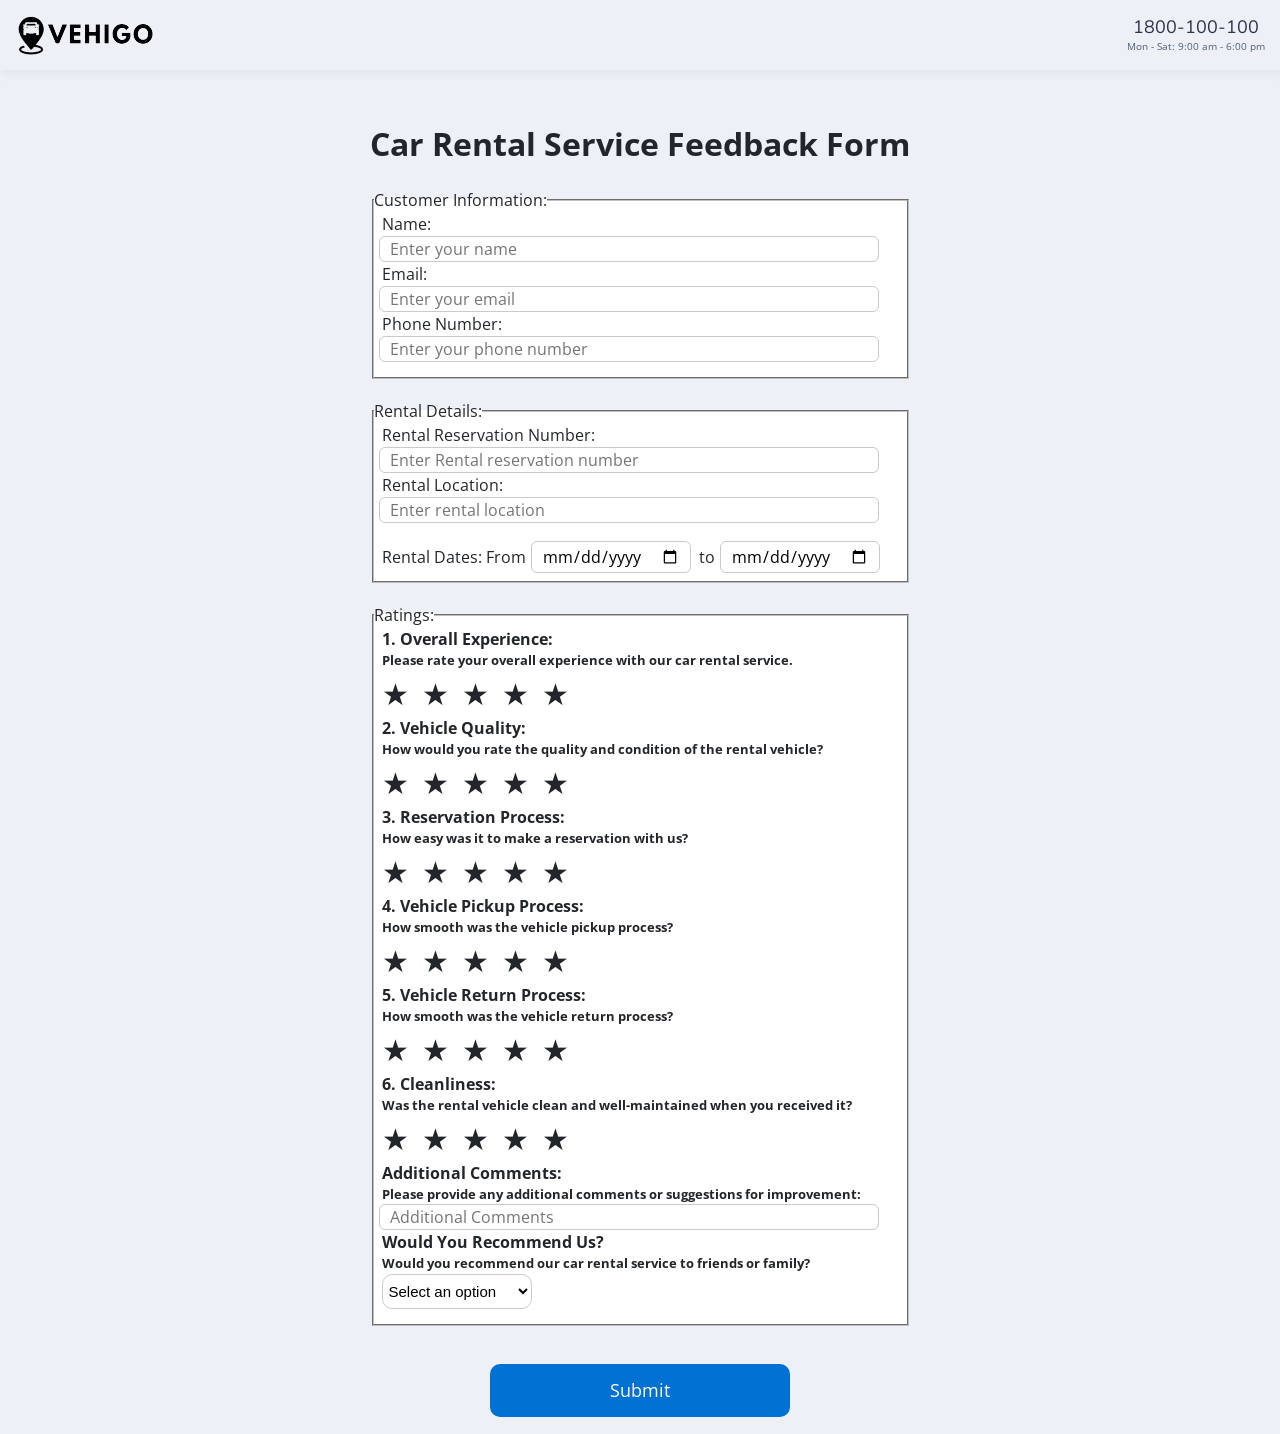
<file: VehiGo/feedbackForm.html>
<!DOCTYPE html>
<html lang="en">

<head>
    <meta charset="UTF-8">
    <meta name="viewport" content="width=device-width, initial-scale=1.0">
    <title>Car Rental Service Feedback</title>
    <link rel="stylesheet" href="./assets/css/style.css">
    <link rel="stylesheet" href="./assets/css/feebackForm.css">

    <link rel="shortcut icon" href="./favicon.svg" type="image/svg+xml">

    <link rel="preconnect" href="https://fonts.googleapis.com">
    <link rel="preconnect" href="https://fonts.gstatic.com" crossorigin>
    <link href="https://fonts.googleapis.com/css2?family=Nunito:wght@400;600&family=Open+Sans&display=swap"
        rel="stylesheet">
</head>

<body>

    <header class="header" data-header>
        <div class="container">

            <div class="overlay" data-overlay></div>

            <a href="index.html" class="logo">
                <img src="./assets/images/vehigologo.png" alt="VehiGo logo">
            </a>

            <nav class="navbar" data-navbar>
                <ul class="navbar-list">

                    <li>
                        <a href="index.html" class="navbar-link" data-nav-link>Home</a>
                    </li>

                    <li>
                        <a href="index.html#featured-car" class="navbar-link" data-nav-link>Explore cars</a>
                    </li>

                    <li>
                        <a href="#" class="navbar-link" data-nav-link>About us</a>
                    </li>

                    <li>
                        <a href="#blog" class="navbar-link" data-nav-link>Blog</a>
                    </li>

                </ul>
            </nav>

            <div class="header-actions">

                <div class="header-contact">
                    <a href="tel:1800100100" class="contact-link">1800-100-100</a>

                    <span class="contact-time">Mon - Sat: 9:00 am - 6:00 pm</span>
                </div>

                <!-- <a href="#featured-car" class="btn" aria-labelledby="aria-label-txt">
                        <ion-icon name="car-outline"></ion-icon>

                        <span id="aria-label-txt">Explore cars</span>
                    </a>

                    <a href="./login.html" class="btn user-btn" aria-label="Profile">
                        <ion-icon name="person-outline"></ion-icon>
                    </a>

                    <button class="nav-toggle-btn" data-nav-toggle-btn aria-label="Toggle Menu">
                        <span class="one"></span>
                        <span class="two"></span>
                        <span class="three"></span>
                    </button> -->

            </div>

        </div>
    </header>

    <main class="feedback">
        <h1 class="feedbackCustom">Car Rental Service Feedback Form</h1>

        <div class="feedbackFor">
            <form action="#" method="post">
                <fieldset>
                    <legend>Customer Information:</legend>
                    <label for="name">Name:</label>
                    <input type="text" id="name" name="name" placeholder="Enter your name" required>

                    <label for="email">Email:</label>
                    <input type="email" id="email" name="email" placeholder="Enter your email" required>

                    <label for="phone">Phone Number:</label>
                    <input type="tel" id="phone" name="phone" placeholder="Enter your phone number" required
                        style="margin-bottom: 15px;">
                </fieldset>

                <fieldset>
                    <legend>Rental Details:</legend>
                    <label for="reservationNumber">Rental Reservation Number:</label>
                    <input type="text" id="reservationNumber" name="reservationNumber" placeholder="Enter Rental reservation number" required>

                    <label for="location">Rental Location:</label>
                    <input type="text" id="location" name="location" placeholder="Enter rental location" required>

                    <div class="legendary">
                        <label for="rentalDates">Rental Dates: From</label>
                        <input type="date" id="rentalDatesFrom" name="rentalDatesFrom" required>
                        <label for="rentalDatesTo">to</label>
                        <input type="date" id="rentalDatesTo" name="rentalDatesTo" required><br><br>
                    </div>
                </fieldset>



                <fieldset class="project">

                    <legend>Ratings:</legend>

                    <div class="question">
                        <h4>1. Overall Experience:</h4>
                        <h5>Please rate your overall experience with our car rental service.</h5>
                        <div class="star-rating">
                            <input type="checkbox" id="star5_1" class="rating" name="rating1[]" value="5">
                            <label for="star5_1"></label>
                            <input type="checkbox" id="star4_1" class="rating" name="rating1[]" value="4">
                            <label for="star4_1"></label>
                            <input type="checkbox" id="star3_1" class="rating" name="rating1[]" value="3">
                            <label for="star3_1"></label>
                            <input type="checkbox" id="star2_1" class="rating" name="rating1[]" value="2">
                            <label for="star2_1"></label>
                            <input type="checkbox" id="star1_1" class="rating" name="rating1[]" value="1">
                            <label for="star1_1"></label>
                        </div>
                    </div>

                    <div class="question">
                        <h4>2. Vehicle Quality:</h4>
                        <h5>How would you rate the quality and condition of the rental vehicle?</h5>
                        <div class="star-rating">
                            <input type="checkbox" id="star5_2" class="rating" name="rating2[]" value="5">
                            <label for="star5_2"></label>
                            <input type="checkbox" id="star4_2" class="rating" name="rating2[]" value="4">
                            <label for="star4_2"></label>
                            <input type="checkbox" id="star3_2" class="rating" name="rating2[]" value="3">
                            <label for="star3_2"></label>
                            <input type="checkbox" id="star2_2" class="rating" name="rating2[]" value="2">
                            <label for="star2_2"></label>
                            <input type="checkbox" id="star1_2" class="rating" name="rating2[]" value="1">
                            <label for="star1_2"></label>
                        </div>
                    </div>

                    <div class="question">
                        <h4> 3. Reservation Process:</h4>
                        <h5> How easy was it to make a reservation with us?</h5>
                        <div class="star-rating">
                            <input type="checkbox" id="star5_2" class="rating" name="rating2[]" value="5">
                            <label for="star5_3"></label>
                            <input type="checkbox" id="star4_3" class="rating" name="rating2[]" value="4">
                            <label for="star4_3"></label>
                            <input type="checkbox" id="star3_3" class="rating" name="rating2[]" value="3">
                            <label for="star3_3"></label>
                            <input type="checkbox" id="star2_3" class="rating" name="rating2[]" value="2">
                            <label for="star2_3"></label>
                            <input type="checkbox" id="star1_3" class="rating" name="rating2[]" value="1">
                            <label for="star1_3"></label>
                        </div>
                    </div>

                    <div class="question">
                        <h4>4. Vehicle Pickup Process:</h4>
                        <h5>How smooth was the vehicle pickup process?</h5>
                        <div class="star-rating">
                            <input type="checkbox" id="star5_4" class="rating" name="rating1[]" value="5">
                            <label for="star5_4"></label>
                            <input type="checkbox" id="star4_4" class="rating" name="rating1[]" value="4">
                            <label for="star4_4"></label>
                            <input type="checkbox" id="star3_4" class="rating" name="rating1[]" value="3">
                            <label for="star3_4"></label>
                            <input type="checkbox" id="star2_4" class="rating" name="rating1[]" value="2">
                            <label for="star2_4"></label>
                            <input type="checkbox" id="star1_4" class="rating" name="rating1[]" value="1">
                            <label for="star1_4"></label>
                        </div>
                    </div>

                    <div class="question">
                        <h4>5. Vehicle Return Process:</h4>
                        <h5>How smooth was the vehicle return process?</h5>
                        <div class="star-rating">
                            <input type="checkbox" id="star5_5" class="rating" name="rating1[]" value="5">
                            <label for="star5_5"></label>
                            <input type="checkbox" id="star4_5" class="rating" name="rating1[]" value="4">
                            <label for="star4_5"></label>
                            <input type="checkbox" id="star3_5" class="rating" name="rating1[]" value="3">
                            <label for="star3_5"></label>
                            <input type="checkbox" id="star2_5" class="rating" name="rating1[]" value="2">
                            <label for="star2_5"></label>
                            <input type="checkbox" id="star1_5" class="rating" name="rating1[]" value="1">
                            <label for="star1_5"></label>
                        </div>
                    </div>

                    <div class="question">
                        <h4>6. Cleanliness:</h4>
                        <h5>Was the rental vehicle clean and well-maintained when you received it?</h5>
                        <div class="star-rating">
                            <input type="checkbox" id="star5_6" class="rating" name="rating1[]" value="5">
                            <label for="star5_6"></label>
                            <input type="checkbox" id="star4_6" class="rating" name="rating1[]" value="4">
                            <label for="star4_6"></label>
                            <input type="checkbox" id="star3_6" class="rating" name="rating1[]" value="3">
                            <label for="star3_6"></label>
                            <input type="checkbox" id="star2_6" class="rating" name="rating1[]" value="2">
                            <label for="star2_6"></label>
                            <input type="checkbox" id="star1_6" class="rating" name="rating1[]" value="1">
                            <label for="star1_6"></label>
                        </div>
                    </div>

                    <h4>Additional Comments:</h4>
                    <h5>Please provide any additional comments or suggestions for improvement:</h5>
                    <input id="Additional-Comments" name="Additional-Comments
                " type="text" placeholder="Additional Comments" required />

                    <h4>Would You Recommend Us?</h4>
                    <h5>Would you recommend our car rental service to friends or family?</h5>
                    <select id="overallExperience" name="overallExperience" required>
                        <option disabled selected value="">Select an option</option>
                        <option value="Yes, definitely">Yes, definitely</option>
                        <option value="Yes, maybe">Yes, maybe</option>
                        <option value="No, probably not">No, probably not</option>
                        <option value="No, definitely not">No, definitely not</option>
                    </select>
                </fieldset>

            </form>

        </div>

        <input type="submit" value="Submit">
    </main>


    </form>

    <script>
        // JavaScript to allow deselection of stars in the middle for each question
        const ratingSets = document.querySelectorAll('.question');
        ratingSets.forEach((question) => {
            const checkboxes = question.querySelectorAll('.rating');
            checkboxes.forEach((checkbox, index) => {
                checkbox.addEventListener('change', (event) => {
                    const checked = event.target.checked;
                    for (let i = 0; i < checkboxes.length; i++) {
                        if (i < index) {
                            checkboxes[i].checked = checked;
                        } else if (i > index) {
                            checkboxes[i].checked = false;
                        }
                    }
                });
            });
        });
    </script>
</body>

</html>
</file>
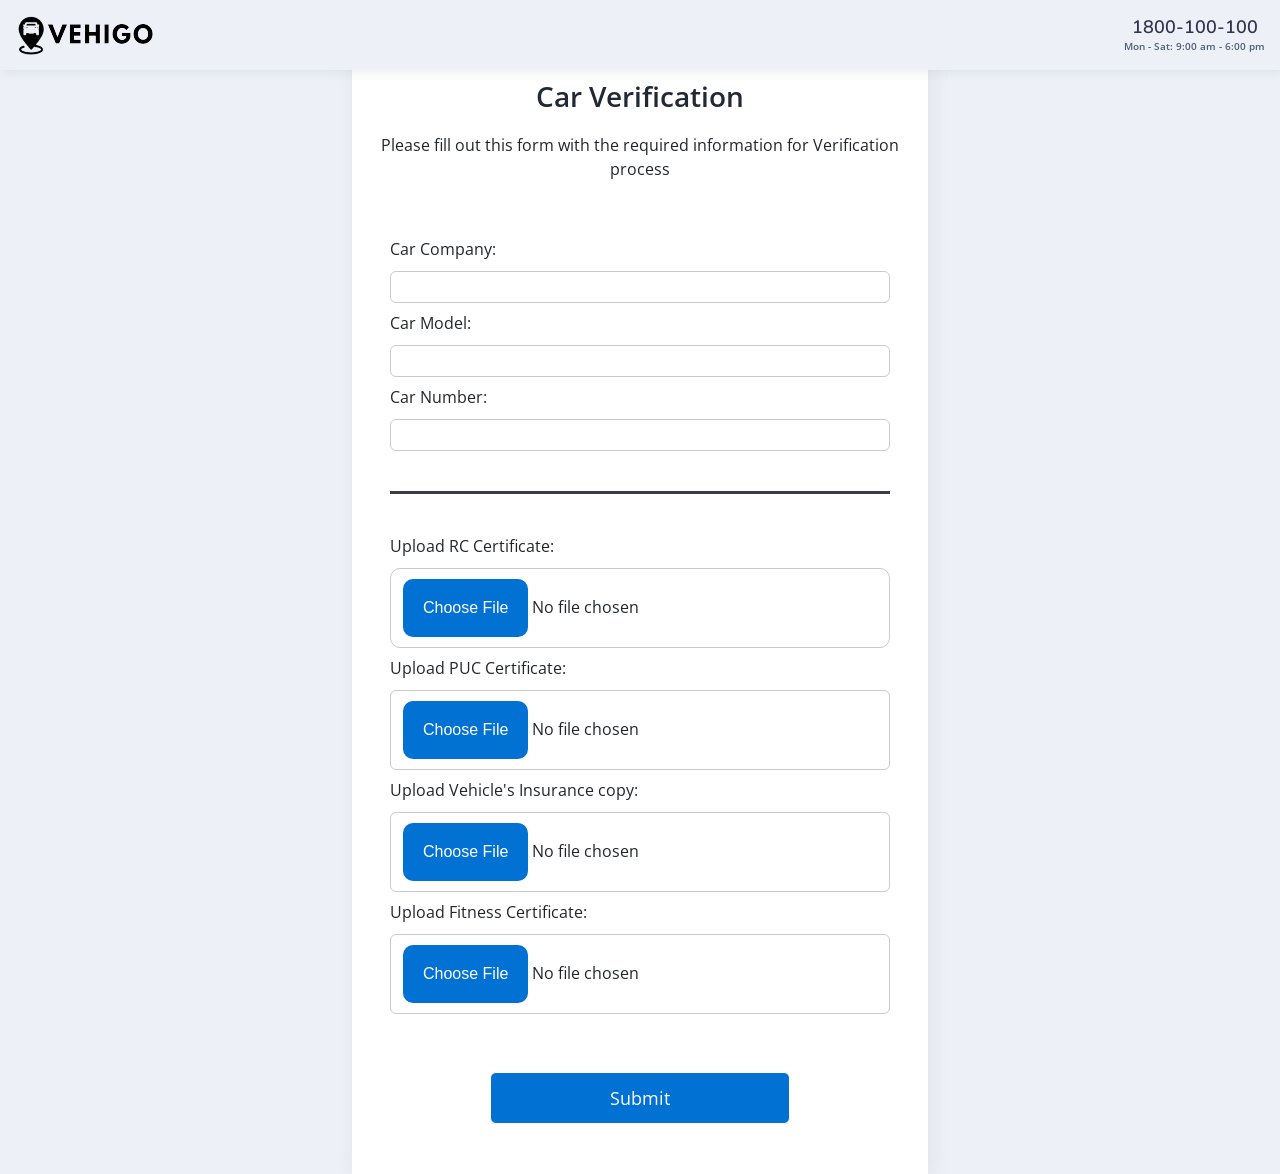
<file: VehiGo/hostPage.html>
<!DOCTYPE html>
<html lang="en">

<head>
    <meta charset="UTF-8">
    <meta name="viewport" content="width=device-width, initial-scale=1.0">
    <title>
        VehiGo-Host Page
    </title>
    <link rel="icon" href="./favicon.svg" type="image/x-icon">

    <!-- 
    - custom css link
  -->
    <link rel="stylesheet" href="./assets/css/style.css">
    <link rel="stylesheet" href="./styles/hostRegistration.css">

    <!-- 
- google font link
-->
    <link rel="preconnect" href="https://fonts.googleapis.com">
    <link rel="preconnect" href="https://fonts.gstatic.com" crossorigin>
    <link href="https://fonts.googleapis.com/css2?family=Nunito:wght@400;600&family=Open+Sans&display=swap"
        rel="stylesheet">
</head>

<body>

    <header class="header" data-header>
        <div class="container">

            <div class="overlay" data-overlay></div>

            <a href="index.html" class="logo">
                <img src="./assets/images/vehigologo.png" alt="VehiGo logo">
            </a>

            <nav class="navbar" data-navbar>
                <ul class="navbar-list">

                    <li>
                        <a href="index.html" class="navbar-link" data-nav-link>Home</a>
                    </li>

                    <li>
                        <a href="index.html#featured-car" class="navbar-link" data-nav-link>Explore cars</a>
                    </li>

                    <li>
                        <a href="#" class="navbar-link" data-nav-link>About us</a>
                    </li>

                    <li>
                        <a href="#blog" class="navbar-link" data-nav-link>Blog</a>
                    </li>

                </ul>
            </nav>

            <div class="header-actions">

                <div class="header-contact">
                    <a href="tel:1800100100" class="contact-link">1800-100-100</a>

                    <span class="contact-time">Mon - Sat: 9:00 am - 6:00 pm</span>
                </div>

                <!-- <a href="#featured-car" class="btn" aria-labelledby="aria-label-txt">
                    <ion-icon name="car-outline"></ion-icon>

                    <span id="aria-label-txt">Explore cars</span>
                </a>

                <a href="./login.html" class="btn user-btn" aria-label="Profile">
                    <ion-icon name="person-outline"></ion-icon>
                </a>

                <button class="nav-toggle-btn" data-nav-toggle-btn aria-label="Toggle Menu">
                    <span class="one"></span>
                    <span class="two"></span>
                    <span class="three"></span>
                </button> -->

            </div>

        </div>
    </header>
    <div class="regform">
    <main class="form">
        <h1>Car Verification</h1>
        <p>Please fill out this form with the required information for Verification process</p>
        <form method="post">
            <fieldset>
                <label for="Car-company">Car Company: <input id="Car-company" name="Car-company" type="text"
                        required /></label>
                <label for="car-model">Car Model: <input id="car-model" name="car-model" type="text" required /></label>
                <label for="car-number">Car Number: <input id="car-number" name="car-number" type="text"
                        required /></label>


            </fieldset>
            <fieldset>
                <label for="RC">Upload RC Certificate: <input id="RC" type="file" name="file" class="field"
                        class="custom-file-upload" /></label>
                <label for="PUC">Upload PUC Certificate: <input id="PUC Certificate" type="file" name="file" /></label>
                <label for="Insurance">Upload Vehicle's Insurance copy: <input id="Insurance" type="file"
                        name="file" /></label>
                <label for="Fitness">Upload Fitness Certificate: <input id="Fitness" type="file"
                            name="file" /></label>
            </fieldset>
            <input type="submit" value="Submit" />
        </form>
    </main>
</div>
</body>

</html>
</file>
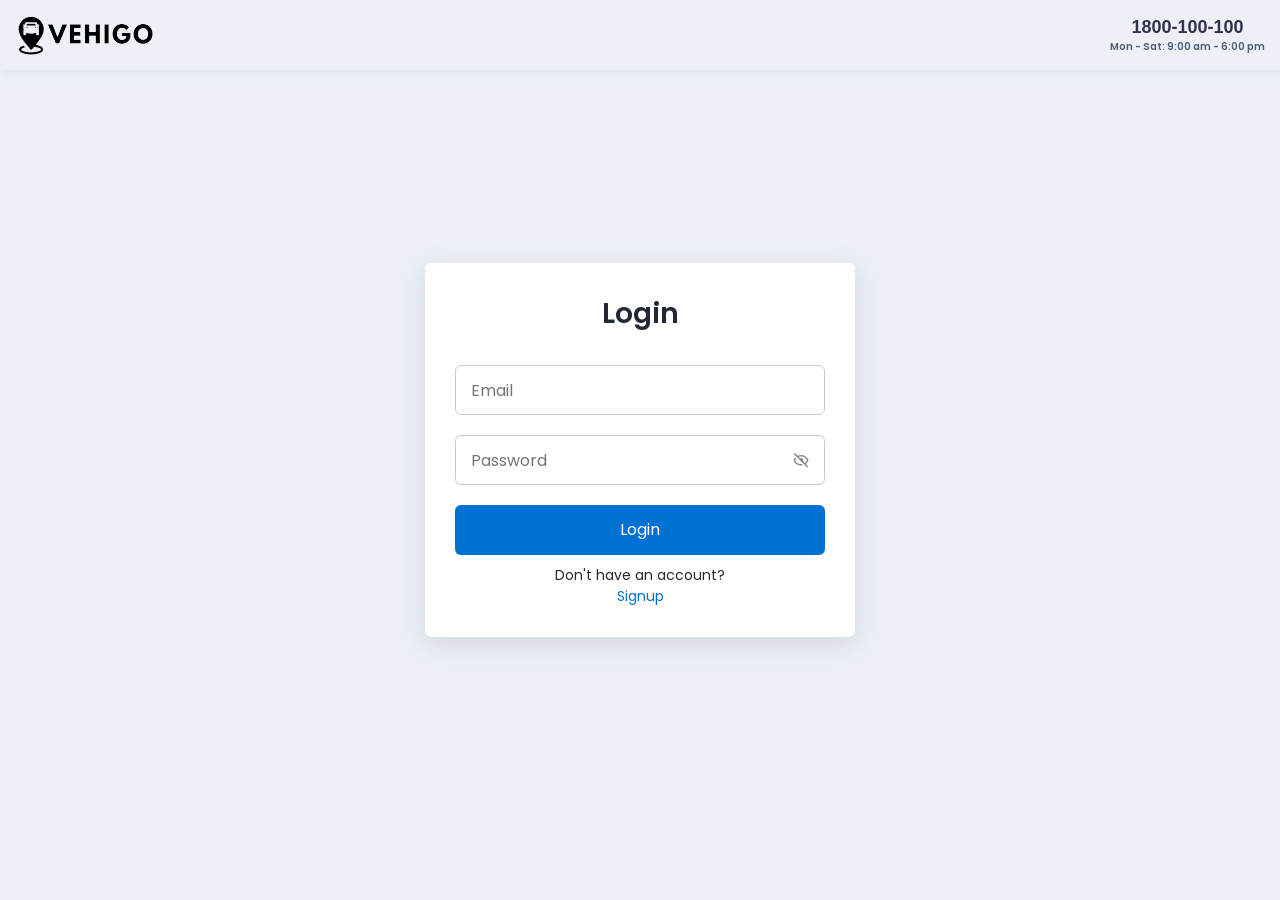
<file: VehiGo/login.html>
<!DOCTYPE html>
<html lang="en">

<head>
    <meta charset="UTF-8">
    <meta http-equiv="X-UA-Compatible" content="IE=edge">
    <meta name="viewport" content="width=device-width, initial-scale=1.0">
    <link rel="icon" href="./favicon.svg" type="image/svg+xml">

    <title>Vehigo - Rent your favourite car</title>

    <!-- CSS -->
    <link rel="stylesheet" href="./assets/css/loginstyle.css">
    <link rel="stylesheet" href="./assets/css/style.css">

    <!-- Boxicons CSS -->
    <link href='https://unpkg.com/boxicons@2.1.2/css/boxicons.min.css' rel='stylesheet'>

</head>

<body>
    <header class="header" data-header>
        <div class="container">

            <div class="overlay" data-overlay></div>

            <a href="index.html" class="logo">
                <img src="./assets/images/vehigologo.png" alt="VehiGo logo">
            </a>

            <nav class="navbar" data-navbar>
                <ul class="navbar-list">

                    <li>
                        <a href="index.html" class="navbar-link" data-nav-link>Home</a>
                    </li>

                    <li>
                        <a href="index.html#featured-car" class="navbar-link" data-nav-link>Explore cars</a>
                    </li>

                    <li>
                        <a href="#" class="navbar-link" data-nav-link>About us</a>
                    </li>

                    <li>
                        <a href="#blog" class="navbar-link" data-nav-link>Blog</a>
                    </li>

                </ul>
            </nav>

            <div class="header-actions">

                <div class="header-contact">
                    <a href="tel:1800100100" class="contact-link">1800-100-100</a>

                    <span class="contact-time">Mon - Sat: 9:00 am - 6:00 pm</span>
                </div>

                <!-- <a href="#featured-car" class="btn" aria-labelledby="aria-label-txt">
                    <ion-icon name="car-outline"></ion-icon>

                    <span id="aria-label-txt">Explore cars</span>
                </a>

                <a href="./login.html" class="btn user-btn" aria-label="Profile">
                    <ion-icon name="person-outline"></ion-icon>
                </a>

                <button class="nav-toggle-btn" data-nav-toggle-btn aria-label="Toggle Menu">
                    <span class="one"></span>
                    <span class="two"></span>
                    <span class="three"></span>
                </button> -->

            </div>

        </div>
    </header>
    <section class="container forms">
        <div class="form login" id="loginForm">
            <div class="form-content">
                <header>Login</header>
                <form action="" method="GET">
                    <div class="field input-field">
                        <input id="email" type="email" placeholder="Email" class="input">
                    </div>

                    <div class="field input-field">
                        <input id="password" type="password" placeholder="Password" class="password">
                        <i class='bx bx-hide eye-icon'></i>
                    </div>

                    <div id="errorMessage"></div>
                    <!-- <div class="form-link">
                        <a href="#" class="forgot-pass">Forgot password?</a>
                    </div> -->

                    <div class="field button-field">
                        <button type="submit">Login</button>
                    </div>
                </form>

                <div class="form-link">
                    <span>Don't have an account? <a href="#" class="link signup-link">Signup</a></span>
                </div>
            </div>

            <!-- <div class="line"></div>

            <div class="media-options">
                <a href="#" class="field facebook">
                    <i class='bx bxl-facebook-circle'></i>
                    <span>Login with Facebook</span>
                </a>
                <a href="#" class="field google">
                    <i class='bx bxl-google google-icon'></i>
                    <span>Login with Google</span>
                </a>
            </div> -->
        </div>

        <!-- Signup Form -->

        <div class="form signup">
            <div class="form-content">
                <header>Signup</header>
                <form action="#">

                    <div class="field input-field">
                        <input id="name" type="text" placeholder="Your Name" class="name">
                    </div>
                    
                    <div class="field input-field">
                        <input id="signupEmail" type="email" placeholder="Email" class="email">
                    </div>

                    <div class="field input-field">
                        <input  id="signupPassword" type="password" placeholder="Create password" class="password">
                        <i class='bx bx-hide eye-icon'></i>
                    </div>

                    <div class="field input-field">
                        <input id="phone_number" type="number" placeholder="Your Phone Number" class="ph-number">
                    </div>

                    <div class="field input-field">
                        <input id="address" type="text" placeholder="Your Address" class="address">
                    </div>

                    <div class="field button-field">
                        <button>Signup</button>
                    <div id="errorMessage"></div>

                    <div id="successMessage"></div>

                    <div class="form-link">
                        <span>Already have an account? <a href="#" class="link login-link">Login</a></span>
                    </div>
                </form>


            </div>
<!-- 
            <div class="line"></div> -->

             <!-- <div class="media-options">
                    <a href="#" class="field facebook">
                        <i class='bx bxl-facebook-circle'></i>
                        <span>Login with Facebook</span>
                    </a>
                    <a href="#" class="field google">
                        <img src="#" alt="" class="google-img">
                        <span>Login with Google</span>
                    </a>
                </div>
             
                <div class="media-options">
                <a href="#" class="field facebook">
                    <i class='bx bxl-facebook facebook-icon'></i>
                    <span>Login with Facebook</span>
                </a>
            </div>

            <div class="media-options">
                <a href="#" class="field google">
                    <img src="#" alt="" class="google-img">
                    <span>Login with Google</span>
                </a>
            </div> 

        </div> -->
    </section>

    <!-- JavaScript -->
    <script src="scripts/loginscript.js"></script>
</body>

</html>
</file>
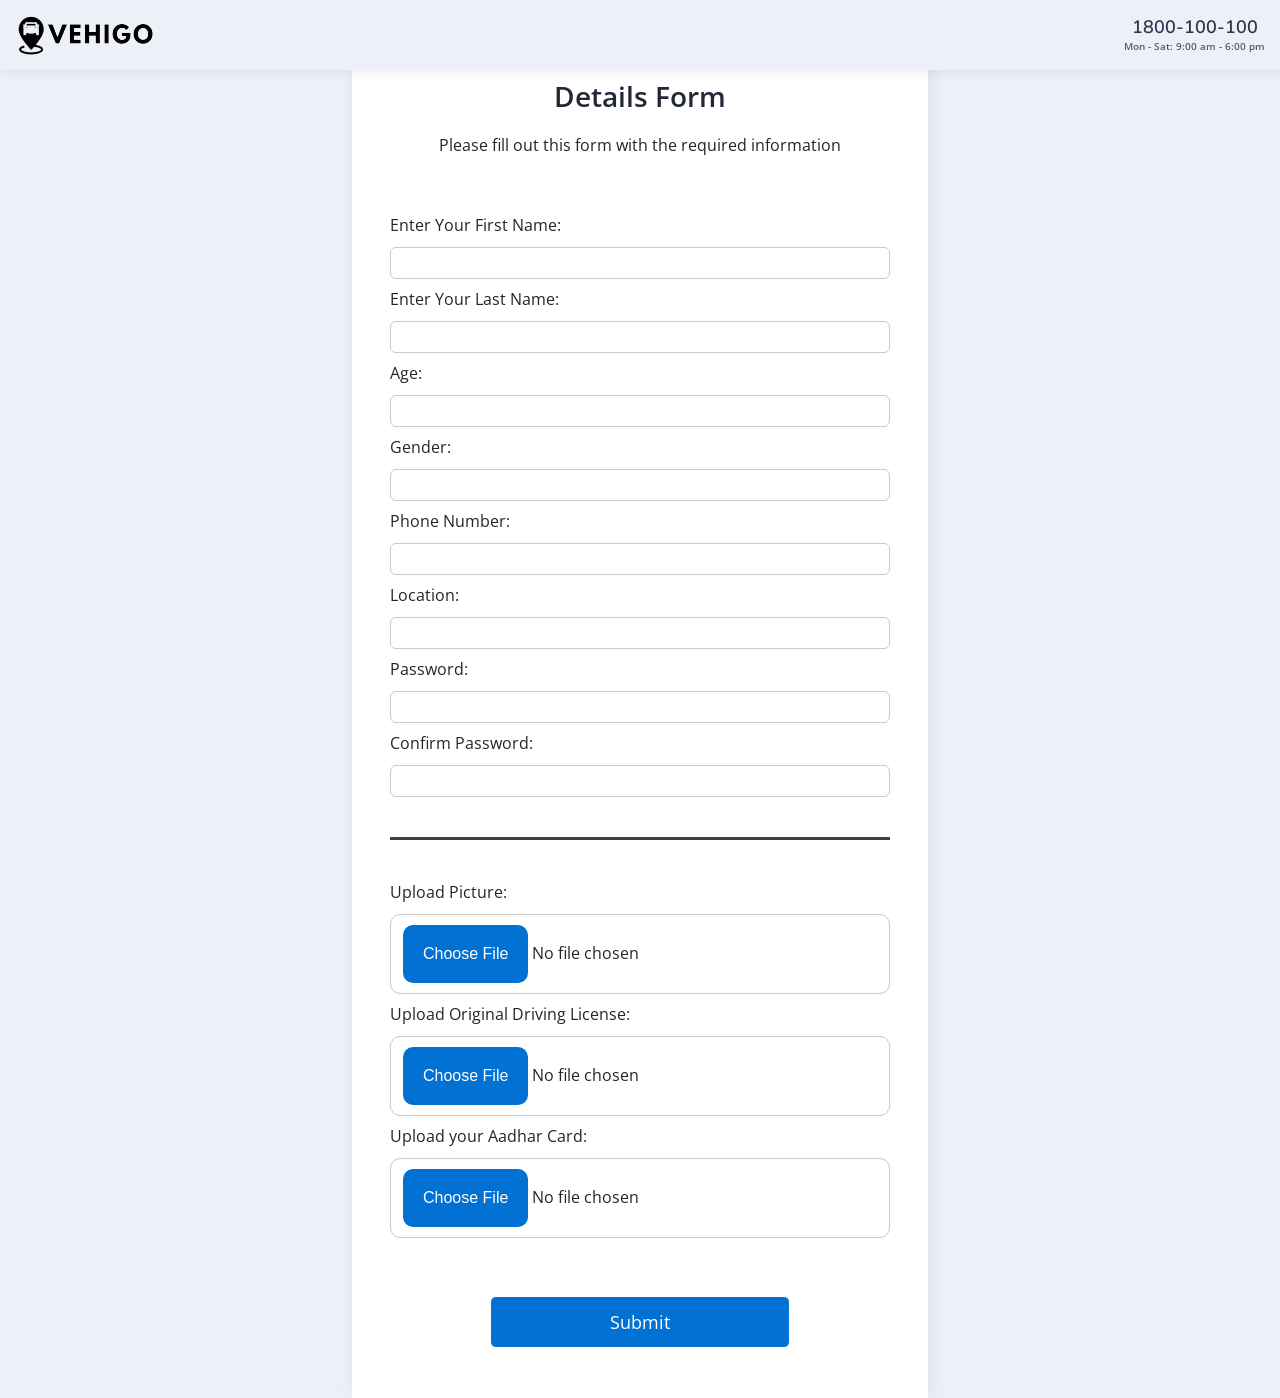
<file: VehiGo/registrationPage.html>
<!DOCTYPE html>
<html lang="en">

<head>
    <title>VehiGo-User Details</title>

    <link rel="icon" href="./favicon.svg" type="image/x-icon">



    <!-- 
    - custom css link
  -->
    <link rel="stylesheet" href="./assets/css/style.css">
    <link rel="stylesheet" href="./styles/registrationStyle.css">

    <!-- 
    - google font link
  -->
    <link rel="preconnect" href="https://fonts.googleapis.com">
    <link rel="preconnect" href="https://fonts.gstatic.com" crossorigin>
    <link href="https://fonts.googleapis.com/css2?family=Nunito:wght@400;600&family=Open+Sans&display=swap"
        rel="stylesheet">
</head>

<body>

    <!-- 
    - #HEADER
  -->

    <header class="header" data-header>
        <div class="container">

            <div class="overlay" data-overlay></div>

            <a href="index.html" class="logo">
                <img src="./assets/images/vehigologo.png" alt="VehiGo logo">
            </a>

            <nav class="navbar" data-navbar>
                <ul class="navbar-list">

                    <li>
                        <a href="index.html" class="navbar-link" data-nav-link>Home</a>
                    </li>

                    <li>
                        <a href="index.html#featured-car" class="navbar-link" data-nav-link>Explore cars</a>
                    </li>

                    <li>
                        <a href="#" class="navbar-link" data-nav-link>About us</a>
                    </li>

                    <li>
                        <a href="#blog" class="navbar-link" data-nav-link>Blog</a>
                    </li>

                </ul>
            </nav>

            <div class="header-actions">

                <div class="header-contact">
                    <a href="tel:1800100100" class="contact-link">1800-100-100</a>

                    <span class="contact-time">Mon - Sat: 9:00 am - 6:00 pm</span>
                </div>

                <!-- <a href="#featured-car" class="btn" aria-labelledby="aria-label-txt">
                        <ion-icon name="car-outline"></ion-icon>

                        <span id="aria-label-txt">Explore cars</span>
                    </a>

                    <a href="./login.html" class="btn user-btn" aria-label="Profile">
                        <ion-icon name="person-outline"></ion-icon>
                    </a>

                    <button class="nav-toggle-btn" data-nav-toggle-btn aria-label="Toggle Menu">
                        <span class="one"></span>
                        <span class="two"></span>
                        <span class="three"></span>
                    </button> -->

            </div>

        </div>
    </header>


    <div class="regform">
        <main class="form">
            <h1>Details Form</h1>
            <p>Please fill out this form with the required information</p>
            <form method="post">
                <fieldset>
                    <label for="first-name">Enter Your First Name: <input id="first-name" name="first-name" type="text"
                            required /></label>
                    <label for="last-name">Enter Your Last Name: <input id="last-name" name="last-name" type="text"
                            required /></label>
                    <label for="age">Age: <input id="age" name="age" type="number" required /></label>
                    <label for="">Gender: <input id="gender" name="gender" type="text" required /></label>
                    <label for="phone-number">Phone Number: <input id="phone-number" name="phone-number" type="tel"
                            required /></label>
                    <label for="Location">Location: <input id="location" name="location" type="text" required /></label>
                    <label for="new-password">Password: <input id="new-password" name="new-password" type="password"
                            pattern="[a-z0-5]{8,}" required /></label>
                    <label for="confirm-password">Confirm Password: <input id="confirm-password" name="confirm-password"
                            type="password" pattern="[a-z0-5]{8,}" required /></label>
                </fieldset>
                <fieldset>
                    <label for="picture">Upload Picture: <input id="picture" type="file" class="field" name="file"
                            class="custom-file-upload" /></label>
                    <label for="driving-license">Upload Original Driving License: <input id="profile-picture"
                            class="field" type="file" name="file" /></label>
                    <label for="Aadhar">Upload your Aadhar Card: <input id="Aadhar" type="file" name="file"
                            class="field" /></label>
                </fieldset>
                <input type="submit" value="Submit" />
            </form>
        </main>

    </div>
    <!-- JavaScript -->
    <script src="scripts/loginscript.js"></script>
</body>


</html>
</file>
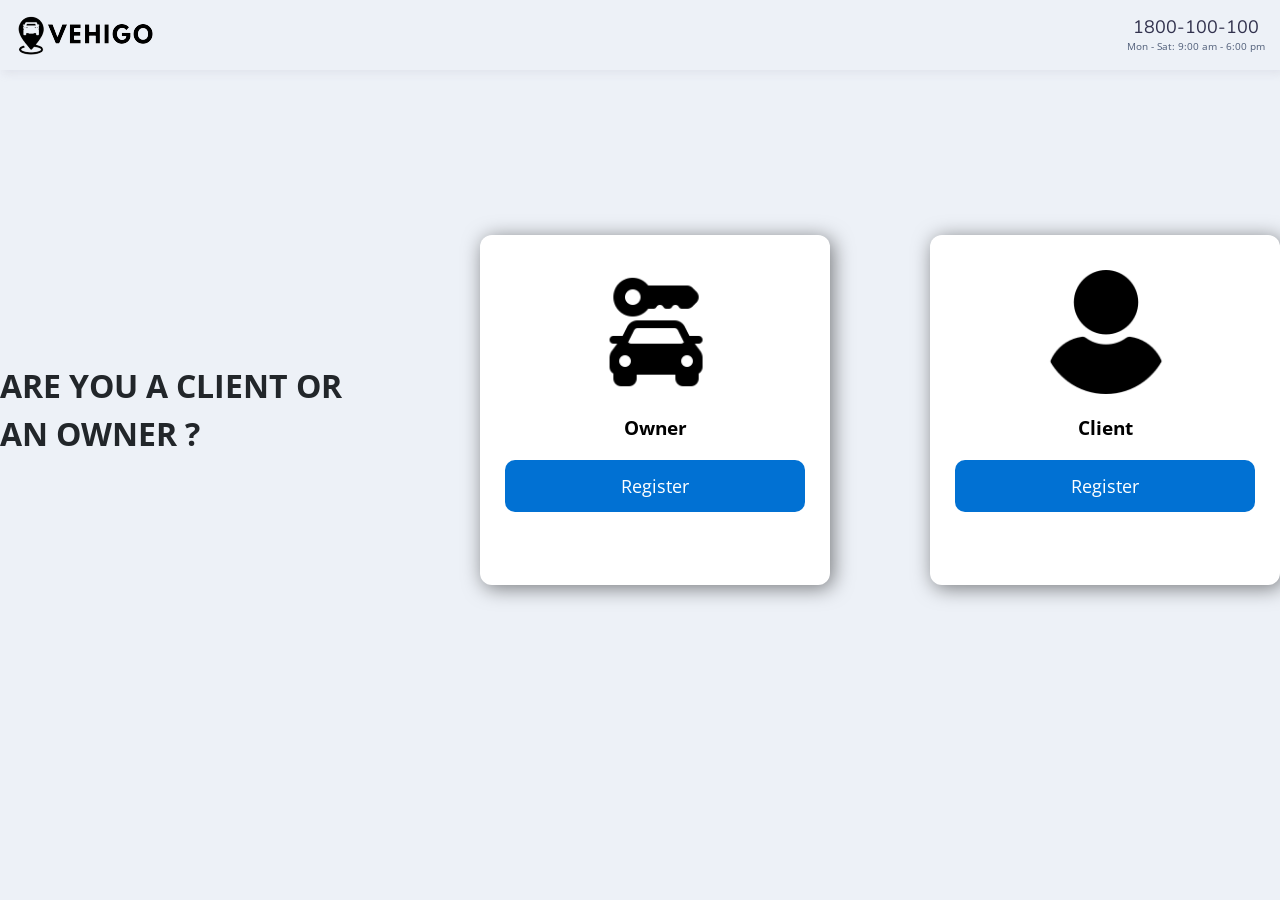
<file: VehiGo/SelectionPage.html>
<!DOCTYPE html>
<html lang="en">

<head>
    <meta charset="UTF-8">
    <meta name="viewport" content="width=device-width, initial-scale=1.0">
    <title>
        Selection page
    </title>
    <link rel="icon" href="./favicon.svg" type="image/x-icon">

    <!-- 
        - custom css link
      -->
    <link rel="stylesheet" href="./assets/css/style.css">
    <link rel="stylesheet" href="./assets/css/selectionStyle.css">

    <!-- 
    - google font link
    -->
    <link rel="preconnect" href="https://fonts.googleapis.com">
    <link rel="preconnect" href="https://fonts.gstatic.com" crossorigin>
    <link href="https://fonts.googleapis.com/css2?family=Nunito:wght@400;600&family=Open+Sans&display=swap"
        rel="stylesheet">

</head>

<body>

    <header class="header" data-header>
        <div class="container">

            <div class="overlay" data-overlay></div>

            <a href="index.html" class="logo">
                <img src="./assets/images/vehigologo.png" alt="VehiGo logo">
            </a>

            <nav class="navbar" data-navbar>
                <ul class="navbar-list">

                    <li>
                        <a href="index.html" class="navbar-link" data-nav-link>Home</a>
                    </li>

                    <li>
                        <a href="index.html#featured-car" class="navbar-link" data-nav-link>Explore cars</a>
                    </li>

                    <li>
                        <a href="#" class="navbar-link" data-nav-link>About us</a>
                    </li>

                    <li>
                        <a href="#blog" class="navbar-link" data-nav-link>Blog</a>
                    </li>

                </ul>
            </nav>

            <div class="header-actions">

                <div class="header-contact">
                    <a href="tel:1800100100" class="contact-link">1800-100-100</a>

                    <span class="contact-time">Mon - Sat: 9:00 am - 6:00 pm</span>
                </div>

                <!-- <a href="#featured-car" class="btn" aria-labelledby="aria-label-txt">
                    <ion-icon name="car-outline"></ion-icon>

                    <span id="aria-label-txt">Explore cars</span>
                </a>

                <a href="./login.html" class="btn user-btn" aria-label="Profile">
                    <ion-icon name="person-outline"></ion-icon>
                </a>

                <button class="nav-toggle-btn" data-nav-toggle-btn aria-label="Toggle Menu">
                    <span class="one"></span>
                    <span class="two"></span>
                    <span class="three"></span>
                </button> -->

            </div>

        </div>


        <main class="selection">     
           <h1>ARE YOU A CLIENT OR AN OWNER ?</h1>
            <a href="hostPage.html">
                <div class="card1">
                    <div class="owner">
                        <img src="./assets/images/car-rental.png"> 
                        <h3>Owner</h3>
                        <input type="submit" value="Register" />
                    </div>
                </div>
            </a>

            <a href="registrationPage.html">
                <div class="card2">
                    <div class="owner">
                        <img src="./assets/images/user (1).png"> 
                        <h3>Client</h3>
                        <input type="submit" value="Register" />
                    </div>
                </div>
            </a>
        </main>
        <script src="scripts/loginscript.js"></script>

</body>

</html>
</file>
<file: VehiGo/assets/css/style.css>
/*-----------------------------------*\
  #style.css
\*-----------------------------------*/

/**
 * copyright 2022 codewithsadee
 */





/*-----------------------------------*\
  #CUSTOM PROPERTY
\*-----------------------------------*/

:root {

  /**
   * colors
   */

  --pale-purple-pantone: hsl(262, 63%, 92%);
  --medium-sea-green: hsl(152, 63%, 43%);
  --lavender-blush: hsl(336, 35%, 92%);
  --carolina-blue: hsl(204, 91%, 53%);
  --columbia-blue: hsl(204, 92%, 90%);
  --alice-blue-1: hsl(216, 38%, 95%);
  --alice-blue-2: hsl(216, 75%, 97%);
  --alice-blue-3: hsl(216, 38%, 95%);
  --alice-blue-4: hsl(217, 33%, 92%);
  --independence: hsl(219, 21%, 39%);
  --deep-cerise: hsl(329, 63%, 52%);
  --eerie-black: hsl(210, 11%, 15%);
  --space-cadet: hsl(240, 22%, 25%);
  --blue-jeans: hsl(204, 80%, 63%);
  --slate-blue: hsl(262, 60%, 57%);
  --beau-blue: hsl(208, 86%, 92%);
  --honey-dew: hsl(152, 48%, 89%);
  --mimi-pink: hsl(329, 63%, 90%);
  --red-salsa: hsl(0, 79%, 63%);
  --sapphire: hsl(211, 100%, 35%);
  --manatee: hsl(219, 14%, 60%);
  --white: hsl(0, 0%, 100%);

  --gradient: linear-gradient(to top, var(--alice-blue-2), var(--alice-blue-3));

  /**
   * typography
   */

  --ff-nunito: 'Nunito', sans-serif;
  --ff-open-sans: 'Open Sans', sans-serif;

  --fs-1: 2.125rem;
  --fs-2: 1.875rem;
  --fs-3: 1.5rem;
  --fs-4: 1.375rem;
  --fs-5: 1.125rem;
  --fs-6: 0.875rem;
  --fs-7: 0.625rem;

  --fw-400: 400;
  --fw-600: 600;

  /**
   * transition
   */

  --transition: 0.5s ease;

  /**
   * spacing
   */

  --section-padding: 50px;

  /**
   * radius
   */

  --radius-10: 10px;
  --radius-14: 14px;
  --radius-18: 18px;

  /**
   * shadow
   */

  --shadow-1: 3px 3px 9px hsla(240, 14%, 69%, 0.2);
  --shadow-2: 3px 3px 9px hsla(204, 92%, 59%, 0.3);

}





/*-----------------------------------*\
  #RESET
\*-----------------------------------*/

*, *::before, *::after {
  margin: 0;
  padding: 0;
  box-sizing: border-box;
}

li { list-style: none; }

a { text-decoration: none; }

a,
img,
span,
label,
input,
button,
ion-icon { display: block; }

button,
input {
  background: none;
  border: none;
  font: inherit;
}

button { cursor: pointer; }

input { width: 100%; }

ion-icon { pointer-events: none; }

html {
  font-family: var(--ff-open-sans);
  color: var(--eerie-black);
  font-size: 1rem;
  line-height: 1.5;
  scroll-behavior: smooth;
}

body {
  background: var(--alice-blue-1);
  overflow-x: hidden;
}

::-webkit-scrollbar {
  width: 15px;
  height: 10px;
}

::-webkit-scrollbar-track { background: var(--white); }

::-webkit-scrollbar-thumb {
  background: hsla(219, 14%, 60%, 0.3);
  border: 2px solid var(--white);
}

::-webkit-scrollbar-thumb:hover { background: hsla(219, 14%, 60%, 0.5); }





/*-----------------------------------*\
  #REUSED STYLE
\*-----------------------------------*/

.container {
    width: 100%;
   padding-inline: 15px; }

button, a { transition: var(--transition); }

.btn {
  position: relative;
  background: var(--background, var(--carolina-blue));
  color: var(--color, var(--white));
  min-width: var(--width, 40px);
  min-height: var(--height, 40px);
  padding: 5px;
  display: grid;
  place-items: center;
  border-radius: var(--radius-14);
  font-family: var(--ff-nunito);
  font-size: var(--fs-6);
  font-weight: var(--fw-600);
  overflow: hidden;
}

.btn ion-icon {
  font-size: 22px;
  --ionicon-stroke-width: 40px;
}

.btn::before {
  content: "";
  position: absolute;
  inset: 0;
  background: linear-gradient(to right, hsla(0, 0%, 100%, 0.4), transparent);
  opacity: 0;
  pointer-events: none;
  transition: var(--transition);
}

.btn:is(:hover, :focus) { box-shadow: var(--shadow-2); }

.btn:is(:hover, :focus)::before { opacity: 1; }

.section { padding-block: var(--section-padding); }

.h1,
.h2,
.h3 {
  color: var(--space-cadet);
  font-family: var(--ff-nunito);
  line-height: 1.4;
}

.h1 {
  font-size: var(--fs-1);
  text-transform: uppercase;
}

.h2,
.h3 { font-weight: var(--fw-400); }

.h2 { font-size: var(--fs-2); }

.h3 { font-size: var(--fs-4); }

.w-100 { width: 100%; }





/*-----------------------------------*\
  #HEADER
\*-----------------------------------*/

.header-contact { display: none; }

.header {
  background: var(--alice-blue-1);
  position: fixed;
  top: 0;
  left: 0;
  width: 100%;
  transition: var(--transition);
  z-index: 4;
}

.header.active { box-shadow: var(--shadow-1); }

.header .container {
  height: 70px;
  display: flex;
  justify-content: space-between;
  align-items: center;
}

.header-actions {
  display: flex;
  align-items: center;
  gap: 20px;
}

.header-actions .btn span { display: none; }

.user-btn {
  --color: var(--independence);
  --background: var(--white);
  --shadow-2: var(--shadow-1);
  box-shadow: var(--shadow-1);
}

.nav-toggle-btn span {
  background: var(--independence);
  width: 22px;
  height: 2px;
  border-radius: 2px;
  margin-block: 8px;
  transform-origin: right;
  transition: var(--transition);
}

.nav-toggle-btn span.two { transform: scaleX(0.7); }

.nav-toggle-btn span.three { transform: scaleX(0.4); }

.nav-toggle-btn:is(:hover, :focus) span { background: var(--carolina-blue); }

.nav-toggle-btn.active span {
  transform: scaleX(1);
  background: var(--carolina-blue);
}

.navbar {
  background: var(--alice-blue-1);
  position: fixed;
  top: 70px;
  bottom: 0;
  right: -260px;
  max-width: 260px;
  width: 100%;
  padding: 20px 25px;
  border: 1px solid var(--white);
  box-shadow: var(--shadow-1);
  visibility: hidden;
  transition: 0.25s cubic-bezier(0.51, 0.03, 0.64, 0.28);
}

.navbar.active {
  visibility: visible;
  transform: translateX(-100%);
  transition: 0.5s cubic-bezier(0.33, 0.85, 0.56, 1.02);
}

.navbar-link {
  color: var(--independence);
  font-family: var(--ff-nunito);
  font-size: var(--fs-6);
  padding-block: 5px;
  margin-bottom: 15px;
}

.navbar-link:is(:hover, :focus) { color: var(--carolina-blue); }

.overlay {
  position: fixed;
  top: 70px;
  background: hsl(216, 38%, 95%);
  left: 0;
  right: 0;
  bottom: 0;
  opacity: 0;
  pointer-events: none;
  transition: var(--transition);
}

.overlay.active {
  opacity: 0.7;
  pointer-events: all;
}

.header .container{
  box-shadow: var(--shadow-1);
  color: #e3ff00;
}








/*-----------------------------------*\
  #HERO
\*-----------------------------------*/

.hero { padding-top: 120px; }

.hero-title {
  max-width: 20ch;
  margin-bottom: 15px;
}

.hero-text {
  color: var(--independence);
  line-height: 1.8;
  margin-bottom: 30px;
}

.hero-banner { display: none; }

.hero-form {
  background: var(--gradient);
  border: 1px solid var(--white);
  box-shadow: var(--shadow-1);
  border-radius: var(--radius-18);
  font-family: var(--ff-nunito);
}

.input-wrapper { padding: 15px 20px; }

.input-wrapper:not(:last-of-type) { border-bottom: 1px solid hsla(0, 0%, 0%, 0.08); }

.input-label {
  color: var(--manatee);
  font-size: var(--fs-6);
  margin-bottom: 10px;
}

.input-field {
  color: var(--space-cadet);
  outline: 2px solid transparent;
  outline-offset: 5px;
  border-radius: 4px;
  transition: var(--transition);
}

.input-field:focus { outline-color: var(--carolina-blue); }

.input-field::placeholder { color: var(--independence); }

.hero-form .btn {
  --width: calc(100% - 40px);
  --height: 50px;
  margin: 20px;
  text-transform: uppercase;
}





/*-----------------------------------*\
  #FEATURED CAR
\*-----------------------------------*/

.featured-car .title-wrapper {
  display: flex;
  flex-wrap: wrap;
  justify-content: space-between;
  align-items: center;
  gap: 10px 15px;
  margin-bottom: 30px;
}

.featured-car-link {
  display: flex;
  align-items: center;
  gap: 5px;
  color: var(--independence);
  font-size: var(--fs-6);
}

.featured-car-link span { transition: var(--transition); }

.featured-car-link:is(:hover, :focus) span { color: var(--space-cadet); }

.featured-car-link ion-icon {
  margin-top: 3px;
  transition: var(--transition);
}

.featured-car-link:is(:hover, :focus) ion-icon { color: var(--carolina-blue); }

.featured-car-list {
  display: grid;
  grid-template-columns: minmax(0, 1fr);
  gap: 30px;
}

.featured-car-card {
  background: var(--gradient);
  border: 1px solid var(--white);
  border-radius: var(--radius-18);
  padding: 10px;
  box-shadow: var(--shadow-1);
}

.featured-car-card .card-banner {
  background: hsla(0, 0%, 0%, 0.2);
  aspect-ratio: 3 / 2;
  border-radius: var(--radius-18);
  overflow: hidden;
}

.featured-car-card .card-banner > img {
  height: 100%;
  object-fit: cover;
}

.featured-car-card .card-content { padding: 20px 10px 10px; }

.featured-car-card .card-title-wrapper {
  display: flex;
  justify-content: space-between;
  align-items: center;
  gap: 5px;
  margin-bottom: 15px;
}

.featured-car-card .card-title { width: calc(100% - 60px); }

.featured-car-card .card-title > a {
  color: inherit;
  width: 100%;
  white-space: nowrap;
  overflow: hidden;
  text-overflow: ellipsis;
}

.featured-car-card .card-title > a:is(:hover, :focus) { color: var(--carolina-blue); }

.featured-car-card .year {
  font-family: var(--ff-nunito);
  font-size: var(--fs-6);
  font-weight: var(--fw-600);
  padding: 3px 12px;
  border: 2px dashed hsla(204, 91%, 53%, 0.4);
  border-radius: var(--radius-14);
}

.featured-car-card .card-list {
  display: grid;
  grid-template-columns: 1fr;
  gap: 15px;
  padding-bottom: 15px;
  border-bottom: 1px solid hsla(0, 0%, 0%, 0.1);
  margin-bottom: 15px;
}

.featured-car-card .card-list-item {
  display: flex;
  align-items: center;
  gap: 8px;
}

.featured-car-card .card-list-item ion-icon {
  font-size: 20px;
  color: var(--carolina-blue);
  --ionicon-stroke-width: 38px;
}

.featured-car-card .card-item-text {
  color: var(--independence);
  font-size: var(--fs-6);
}

.featured-car-card .card-price-wrapper {
  display: flex;
  flex-wrap: wrap;
  justify-content: space-between;
  align-items: center;
  gap: 15px;
}

.featured-car-card .card-price {
  font-family: var(--ff-nunito);
  font-size: var(--fs-6);
  color: var(--space-cadet);
}

.featured-car-card .card-price strong {
  font-size: var(--fs-3);
  font-weight: var(--fw-400);
}

.featured-car-card .btn:last-child {
  --height: 36px;
  min-width: 100%;
}

.featured-car-card .fav-btn {
  --background: var(--beau-blue);
  --color: var(--blue-jeans);
  --height: 36px;
  --width: 36px;
  --shadow-2: none;
}

.featured-car-card .fav-btn ion-icon { font-size: 18px; }

.featured-car-card .fav-btn:is(:hover, :focus) {
  --background: var(--lavender-blush);
  --color: var(--red-salsa);
}





/*-----------------------------------*\
  #GET START
\*-----------------------------------*/

.get-start .section-title { margin-bottom: 25px; }

.get-start-list {
  display: grid;
  gap: 20px;
}

.get-start-card {
  background: var(--white);
  padding: 20px;
  border-radius: var(--radius-18);
  border: 1px solid var(--white);
  transition: var(--transition);
}

.get-start-card:hover {
  background: var(--alice-blue-2);
  box-shadow: var(--shadow-1);
}

.get-start-card .card-icon {
  background: var(--icon-card-bg, var(--columnia-blue));
  color: var(--icon-card-color, var(--carolina-blue));
  height: 50px;
  width: 50px;
  display: grid;
  place-items: center;
  border-radius: var(--radius-14);
  margin-bottom: 20px;
}

.get-start-card .card-icon ion-icon {
  font-size: 26px;
  --ionicon-stroke-width: 45px;
}

.get-start-card .icon-1 {
  --icon-card-bg: var(--mimi-pink);
  --icon-card-color: var(--deep-cerise);
}

.get-start-card .icon-2 {
  --icon-card-bg: var(--columbia-blue);
  --icon-card-color: var(--carolina-blue);
}

.get-start-card .icon-3 {
  --icon-card-bg: var(--honey-dew);
  --icon-card-color: var(--medium-sea-green);
}

.get-start-card .icon-4 {
  --icon-card-bg: var(--pale-purple-pantone);
  --icon-card-color: var(--slate-blue);
}

.get-start-card .card-title {
  color: var(--space-cadet);
  font-family: var(--ff-nunito);
  font-weight: var(--fw-400);
  margin-bottom: 15px;
}

.get-start-card .card-text { color: var(--independence); }

.get-start-card .card-link {
  position: relative;
  color: var(--carolina-blue);
  width: max-content;
}

.get-start-card .card-link::before {
  content: "";
  position: absolute;
  bottom: 0;
  left: 0;
  width: 0;
  height: 2px;
  background: var(--carolina-blue);
  transition: var(--transition);
}

.get-start-card .card-link:is(:hover, :focus)::before { width: 100%; }

/*-----------------------------------*\
  #REVIEW
\*-----------------------------------*/

@import url('https://fonts.googleapis.com/css2?family=Barlow+Semi+Condensed:wght@500;600&display=swap');
.reviews{
	margin: 0;
	padding: 0;
	box-sizing: border-box;
	/* font-family: 'Barlow Semi Condensed', sans-serif; */
    font-family: var(--ff-nunito);
}
.reviews .contain h2{
    font-family: var(--ff-nunito);
    color: #32324e;
    font-size: var(--fs-2);
    display:block;
    text-align: justify;

    font-weight: var(--fw-400);
    margin-inline-end: 120px;
}
.outerdiv
{
	width: 100%;
    background: var(--alice-blue-1);
    display: flex;
    align-items: center;
    margin-left: -10px;
}
.innerdiv
{

	margin: 1rem;
	display: grid;
	grid-gap: 1.5rem;

}
.eachdiv
{
	padding: 1rem 1rem;
    border-radius: 0.8rem;
    /* box-shadow: 5px 5px 20px #6d6b6b6b; */
    /* box-shadow: var(--shadow-1); */
    color: white;
}
.div1
{
	background: #18202d;
    grid-column: 1/3;
    grid-row: 1/2;
    
    background-repeat: no-repeat;
    background-position-x: 25rem;
}
.div2
{
	background:#49556B;
    grid-column: 3/4;
    grid-row: 1/2;
}
.div3
{
	background: white;
    grid-column: 4/5;
    grid-row: 1/3;
    color: black;
}
.div4
{
	background: white;
	grid-column: 1/2;
    grid-row: 2/3;
    color: black;
}
.div5
{
	background: #18202D;
	grid-column: 2/4;
    grid-row: 2/3;
}
.userdetails
{
	display: flex;
}
.imgbox
{
	margin-right: 1rem;
}
.imgbox img
{
	border-radius: 100%;
	width: 2rem;
	border: 2px solid #cec5c5;
}
.detbox
{
	display: flex;
    flex-direction: column;
    justify-content: center;
}
.detbox p
{
	margin: 0;
}
.detbox .name
{
	color: hsl(0, 0%, 81%);
    font-size: 0.9rem;
    margin-bottom: 0.1rem;
    font-weight: 600;
}
.detbox .name.dark
{
	color: #49505A;
}
.detbox .designation
{
	color: hsl(0, 0%, 81%);
    opacity: 50%;
    font-size: 0.8rem;
}
.detbox .designation.dark
{
	color: #49505A;
}
.review h4
{
	font-size: 1.4rem;
	color: #F3DEFF;
    font-weight: 600;
    line-height: 1.5;
    margin-bottom: 0.8rem;
}
.review.dark h4{
	color:#4B5258;
}
.review p
{
	font-size: 0.95rem;
    color: #F3DEFF;
    font-weight: 500;
    opacity: 50%;
    line-height: 1.5;
}
.review.dark p{
	color: #0e0e0e;
}
.attribution
{
	font-size: 1rem;
    line-height: 1.5;
    position: fixed;
    bottom: 1rem;
    right: 1rem;
    text-align: right;
}
.attribution a
{
	text-decoration: none;
}


@media only screen and (max-width: 768px)


{

  .reviews .contain h2{
    font-family: var(--ff-nunito);
    color: #32324e;
    font-size: var(--fs-2);
    display:block;
    text-align: justify;
    margin-inline-start: 20px;
    font-weight: var(--fw-400);
    margin-inline-end: 120px;
}
	.div1 {
		background-position-x: 10rem;
	}
	.innerdiv
	{
		display: flex; 
		flex-direction: column;
		transform: scale(1);

		margin-bottom: 50px;

	}
	.attribution
	{
		position: relative;
	}
}

/*-----------------------------------*\
  #BLOG
\*-----------------------------------*/

.blog .section-title { margin-bottom: 30px; }

.blog-card {
  background: var(--alice-blue-2);
  border-radius: var(--radius-18);
  border: 1px solid var(--white);
  box-shadow: var(--shadow-1);
  overflow: hidden;
}

.blog-card .card-banner {
  aspect-ratio: 3 / 2;
  position: relative;
  overflow: hidden;
}

.blog-card .card-banner a:first-child { height: 100%; }

.blog-card .card-banner img {
  height: 100%;
  object-fit: cover;
}

.blog-card .card-badge {
  position: absolute;
  bottom: 20px;
  left: 20px;
  --height: 30px;
  --width: 92px;
}

.blog-card .card-content { padding: 20px; }

.blog-card .card-title { margin-bottom: 20px; }

.blog-card .card-title > a { color: inherit; }

.blog-card .card-title > a:is(:hover, :focus) { color: var(--carolina-blue); }

.blog-card .card-meta {
  display: flex;
  justify-content: space-between;
  align-items: center;
}

.blog-card :is(.publish-date, .comments) {
  display: flex;
  align-items: center;
  gap: 5px;
  font-size: var(--fs-6);
  color: var(--independence);
}

.blog-card :is(.publish-date, .comments) ion-icon {
  font-size: 15px;
  --ionicon-stroke-width: 50px;
}

.blog .has-scrollbar {
  display: flex;
  gap: 20px;
  scroll-snap-type: inline mandatory;
  overflow-x: auto;
  padding-bottom: 20px;
}

.blog .has-scrollbar > li {
  flex-shrink: 0;
  max-width: 330px;
  width: 100%;
  scroll-snap-align: start;
}

.has-scrollbar::-webkit-scrollbar-track {
  background: var(--alice-blue-1);
  outline: 2px solid var(--carolina-blue);
  border-radius: 10px;
}

.has-scrollbar::-webkit-scrollbar-thumb {
  border-color: var(--alice-blue-1);
  background: var(--carolina-blue);
  border-radius: 10px;
}

.has-scrollbar::-webkit-scrollbar-button { width: calc(25% - 40px); }





/*-----------------------------------*\
  #FOOTER
\*-----------------------------------*/

.footer {
  background: var(--alice-blue-4);
  color: var(--independence);
}

.footer a { color: inherit; }

.footer-top {
  padding-block: 60px;
  display: flex;
  flex-wrap: wrap;
  justify-content: space-between;
  align-items: flex-start;
  row-gap: 50px;
}

.footer-top .logo { margin-bottom: 20px; }

.footer-text {
  font-size: var(--fs-6);
  line-height: 1.8;
}

.footer-list { font-family: var(--ff-nunito); }

.footer-list:not(:last-of-type) { width: 50%; }


.footer-list-title {
  color: var(--space-cadet);
  font-weight: var(--fw-600);
  margin-bottom: 8px;
}

.footer-link {
  font-size: var(--fs-6);
  padding-block: 6px;
}

.footer-link:is(:hover, :focus) { color: var(--carolina-blue); }

.footer-list:last-child > li:first-child { column-span: all; }

.footer-bottom {
  background: var(--gradient);
  border: 1px solid var(--white);
  border-radius: var(--radius-18) var(--radius-18) 0 0;
  padding: 20px;
}

.social-list {
  display: flex;
  align-items: center;
  gap: 20px;
  margin-bottom: 20px;
}

.social-link { font-size: 20px; }

.social-link ion-icon { --ionicon-stroke-width: 40px; }

.social-link:is(:hover, :focus) { color: var(--carolina-blue); }

.copyright { font-size: var(--fs-6); }

.copyright > a { display: inline-block; }

.copyright > a:is(:hover, :focus) { color: var(--carolina-blue); }





/*-----------------------------------*\
  #MEDIA QUERIES
\*-----------------------------------*/

/**
 * responsive for large than 350px screen
 */

@media (min-width: 350px) {

  /**
   * FEATURED CAR
   */

  .featured-car-card .card-list { grid-template-columns: 1fr 1fr; }

  .featured-car-card .card-price { margin-right: auto; }

  .featured-car-card .btn:last-child {
    min-width: max-content;
    padding-inline: 15px;
  }

}





/**
 * responsive for large than 580px screen
 */

@media (min-width: 580px) {

  /**
   * REUSED STYLE
   */

  .container {
    max-width: 540px;
    margin-inline: auto;
  }



  /**
   * HEADER
   */

  .header-actions .btn span {
    display: block;
    font-weight: var(--fw-400);
    padding-inline: 15px;
  }

  .header-actions .btn:first-of-type ion-icon { display: none; }

}





/**
 * responsive for large than 768px screen
 */

@media (min-width: 768px) {

  /**
   * CUSTOM PROPERTY
   */

  :root {

    /**
     * typography
     */

    --fs-1: 2.625rem;

  }



  /**
   * REUSED STYLE
   */

  .container { 
    max-width: 9620px; 
    margin: 0%;
  }



  /**
   * HEADER
   */

  .header-actions { gap: 30px; }

  .header-contact {
    display: block;
    text-align: center;
  }

  .header-contact .contact-link {
    color: var(--space-cadet);
    font-family: var(--ff-nunito);
    font-size: var(--fs-5);
    line-height: 1.3;
  }

  .header-contact .contact-link:is(:hover, :focus) { color: var(--carolina-blue); }

  .header-contact .contact-time {
    color: var(--independence);
    font-size: var(--fs-7);
  }



  /**
   * HERO
   */

  .hero {
    position: relative;
    min-height: 85vh;
    display: flex;
    align-items: center;
    z-index: 1;
  }

  .hero-form {
    display: grid;
    grid-template-columns: 1fr 0.8fr 0.8fr;
    width: 600px;
  }

  .input-wrapper:not(:last-of-type) {
    border-bottom: none;
    border-right: 1px solid hsla(0, 0%, 0%, 0.08);
  }

  .input-label {
    white-space: nowrap;
    overflow: hidden;
    text-overflow: ellipsis;
  }

  .hero-banner {
    display: block;
    background: url("../images/hero_banner_mustang.png") no-repeat;
    background-size: cover;
    background-position: left;
    position: absolute;
    top: 100px;
    bottom: 50px;
    left: 65%;
    width: 40%;
    border-radius: 30px;
    z-index: -1;

  }
  .hero-form .btn {
    width: 150px;
    margin: 20px;
    text-transform: uppercase;
  }


  /**
   * FEATURED CAR
   */

  .featured-car-list { grid-template-columns: repeat(2, minmax(0, 1fr)); }



  /**
   * GET START
   */

  .get-start-list { grid-template-columns: 1fr 1fr; }



  /**
   * FOOTER
   */

  .footer-brand { width: 100%; }

  .footer-text { max-width: 100%; }

  .footer-bottom {
    display: flex;
    flex-direction: row-reverse;
    justify-content: space-between;
    align-items: center;
    padding-block: 30px;
    box-shadow: var(--shadow-1);
  }

  .social-list { margin-bottom: 0; }

}





/**
 * responsive for large than 992px screen
 */

@media (min-width: 992px) {

  /**
   * REUSED STYLE
   */

  .container { max-width: 100%; }

  .header .container{
    max-width: 1000000px;
  }



  /**
   * HERO
   */

  .hero .container { width: 100%; }
  
  .hero-form {
    display: grid;
    width: 600px;
    grid-template-columns: 1fr 0.8fr 0.8fr;
  }



  /**
   * BLOG
   */

  .blog .has-scrollbar { padding-bottom: 50px; }

  .blog .has-scrollbar > li { max-width: 450px; }



  /**
   * FOOTER
   */

  .footer-list:not(:last-of-type) { width: 25%; }

  .footer-list:last-of-type { width: 50%; }

}





/**
 * responsive for large than 1200px screen
 */

@media (min-width: 1305px) {

  /**
   * CUSTOM PROPERTY
   */

  :root {

    /**
     * typography
     */

    --fs-1: 2.875rem;
    --fs-2: 2rem;

  }



  /**
   * REUSED STYLE
   */

  .container { 
    margin-right: 40px;
  }




  /**
   * HEADER
   */

  .overlay,
  .nav-toggle-btn { display: none; }

  .navbar,
  .navbar.active { all: unset; }

  .navbar-link {
    margin-bottom: 0;
    font-weight: var(--fw-600);
  }

  .navbar-list {
    display: flex;
    gap: 50px;
  }

  .header .container{
    max-width: 1000000px;
  }


  /**
   * HERO
   */

  .hero { min-height: 100vh; }

  .hero-banner {
    left: auto;
    right: 50px;
    width: 630px;
  }

  .hero-form { max-width: 550px; }

  .hero-form .btn {
    width: 150px;
    margin: 20px;
    text-transform: uppercase;
  }



  /**
   * FEATURED CAR 
   */

  .featured-car-list { grid-template-columns: repeat(3, minmax(0, 1fr)); }



  /**
   * GET START
   */

  .get-start-list { grid-template-columns: repeat(4, 1fr); }



  /**
   * BLOG
   */

  .blog .has-scrollbar > li {
    max-width: 340px;
    scroll-snap-align: center;
  }



  /**
   * FOOTER
   */

  .footer-brand { width: 33.33%; }

  .footer-text { max-width: 35ch; }

  .footer-list:not(:last-of-type) { width: 16.66%; }

  .footer-list:last-of-type { width: 33.33%; }

}
</file>
<file: VehiGo/assets/css/feebackForm.css>
.star-rating {
    display: inline-flex;
}

.star-rating input[type="checkbox"] {
    display: none;
}

.star-rating label {
    font-size: 25px;
    cursor: pointer;
}

.star-rating label:before {
    content: "\2605";
    margin-right: 5px;
    font-size: 30px;
    vertical-align: middle;
}

.star-rating input[type="checkbox"]:checked+label:before {
    content: "\2605";
    color: #FFD700;
}

.feedbackCustom {
    justify-content: center;
    align-items: center;
    display: flex;
}

.feedbackFor {
    justify-content: center;
    align-items: center;
    display: flex;
}

fieldset {
    margin: 20px;
    background-color: white;
    width: 537px;
    justify-content: center;
}

fieldset .project {
    height: 1000px;
}

label {
    padding-left: 8px;
}

.legendary {
    display: flex;
    margin-top: 10px;
    align-items: center;
}

.feedback {
    margin-top: 120px;
}

input[type="submit"] {
    display: block;
    width: 20%;
    margin: 1em auto;
    height: 3em;
    font-size: 1.1rem;
    border-color: white;
    min-width: 300px;
    cursor: pointer;
    color: white;
    background-color: #0171d3;
    transition: all 0.3s ease;
    cursor: pointer;
    border-radius: 10px;
}

input[type="text"],
textarea {
    background-color: white;
    border: 1px solid #CACACA;
    border-radius: 6px;
    padding-left: 10px;
    padding-right: 10px;
    width: 500px;
    margin-left: 5px;
}

input[type="email"],
textarea {
    background-color: #fff;
    border: 1px solid #CACACA;
    border-radius: 6px;
    padding-left: 10px;
    padding-right: 10px;
    width: 500px;
    margin-left: 5px;
}

input[type="tel"],
textarea {
    background-color: #fff;
    border: 1px solid #CACACA;
    border-radius: 6px;
    padding-left: 10px;
    padding-right: 10px;
    width: 500px;
    margin-left: 5px;

}

input[type="date"],
textarea {
    background-color: #fff;
    border: 1px solid #CACACA;
    border-radius: 6px;
    padding-left: 10px;
    padding-right: 10px;
    width: 160px;
    margin-left: 5px;
    height: 32px;
    /* margin-top: 5px; */
}

input[type="options"],
textarea {
    background-color: #fff;
    border: 1px solid #CACACA;
    border-radius: 6px;
    padding-left: 10px;
    padding-right: 10px;
    width: 160px;
    margin-left: 5px;
    height: 32px
}

h4,
h5 {
    padding-left: 8px;

}

#overallExperience {
    width: 150px;
    height: 35px;
    padding: 2px;
    margin-left: 8px;
    margin-bottom: 15px;
    border: 1px solid #cacaca;
    border-radius: 10px;
    background-color: #fff;
    font-size: 15px;
}

/* Style the option elements */
#overallExperience option {
    background-color: #edf1f7;
    font-size: 14px;

}

#overallExperience:focus {
    border-color: #000000;
    outline: none;
}
</file>
<file: VehiGo/styles/hostRegistration.css>
/* ! Registration Page */

main {
    padding-top: 75px;
}

h1 {
    font-size: 28px;
    font-weight: 600;
    color: #232836;
    text-align: center;
}

header {
    font-size: 28px;
    font-weight: 600;
    color: #232836;
    text-align: center;
}

p {
    margin: 1em auto;
    text-align: center;
}

form {
    width: 60vw;
    max-width: 500px;
    min-width: 300px;
    margin: 0 auto;
    padding-bottom: 2em;
}

fieldset {
    border: none;
    padding: 2rem 0;
    border-bottom: 3px solid #3b3b4f;
}

fieldset:last-of-type {
    border-bottom: none;
}

label {
    display: block;
    margin: 0.5rem 0;
}

input,
textarea,
select {
    margin: 10px 0 0 0;
    width: 100%;
    min-height: 2em;

}

input,
textarea {
    background-color: white;
    border: 1px solid#CACACA;
    border-radius: 6px;
    padding-left: 10px;
    padding-right: 10px;
}

.inline {
    width: unset;
    margin: 0 0.5em 0 0;
    vertical-align: middle;
}

input[type="submit"] {
    display: block;
    width: 20%;
    margin: 1em auto;
    height: 3em;
    font-size: 1.1rem;
    border-color: white;
    min-width: 300px;
    cursor: pointer;
    color: white;
    background-color: #0171d3;
    transition: all 0.3s ease;
    cursor: pointer;
}

input[type="file"] {
    padding: 1px 2px;
    cursor: pointer;
    padding: 10px 12px;
}

input file-upload-button {
    background-color: #0171d3;
}

.regform {
    background-color: white;
    margin: 0% 27.5%;
    box-shadow: 3px 3px 20px hsla(240, 14%, 69%, 0.2);
    ;
}

.field {
    background: white;
    border-radius: 10px;
    /* box-shadow: 5px 5px 10px black; */
    outline: none;
    size: 10px;
}

::-webkit-file-upload-button {
    color: white;
    background: #0171d3;
    padding: 20px;
    border: none;
    border-radius: 10px;
    /* box-shadow: 1px 0 1px 1px #45486b; */
}

::-webkit-file-upload-button:hover {
    background: #2b8de3;
}
</file>
<file: VehiGo/assets/css/loginstyle.css>
/* Google Fonts - Poppins */
@import url('https://fonts.googleapis.com/css2?family=Poppins:wght@300;400;500;600&display=swap');

* {
    margin: 0;
    padding: 0;
    box-sizing: border-box;
    font-family: 'Poppins', sans-serif;
}

.container {
    height: 100vh;
    width: 100%;
    display: flex;
    align-items: center;
    justify-content: center;
    background-color: hsl(216, 38%, 95%);;
    column-gap: 30px;
}

.form {
    position: absolute;
    max-width: 430px;
    width: 100%;
    padding: 30px;
    
    border-radius: 6px;
    background: #ffffff;
    box-shadow: rgba(100, 100, 111, 0.2) 0px 7px 29px 0px;
    margin: 50px;
}

.form.signup {
    opacity: 0;
    pointer-events: none;
    padding-bottom: 60px;
}

.forms.show-signup .form.signup {
    opacity: 1;
    pointer-events: auto;
}

.forms.show-signup .form.login {
    opacity: 0;
    pointer-events: none;
}

header {
    font-size: 28px;
    font-weight: 600;
    color: #232836;
    text-align: center;
}

form {
    margin-top: 30px;
}

.form .field {
    position: relative;
    height: 50px;
    width: 100%;
    margin-top: 20px;
    border-radius: 6px;
}

.field input,
.field button {
    height: 100%;
    width: 100%;
    border: none;
    font-size: 16px;
    font-weight: 400;
    border-radius: 6px;
}

.field input {
    outline: none;
    padding: 0 15px;
    border: 1px solid#CACACA;
}

.field input:focus {
    border-bottom-width: 2px;
}

.eye-icon {
    position: absolute;
    top: 50%;
    right: 10px;
    transform: translateY(-50%);
    font-size: 18px;
    color: #8b8b8b;
    cursor: pointer;
    padding: 5px;
}

.field button {
    color: #fff;
    background-color: #0171d3;
    transition: all 0.3s ease;
    cursor: pointer;
}

.field button:hover {
    background-color: #016dcb;
}

.form-link {
    text-align: center;
    margin-top: 10px;
}

.form-link span,
.form-link a {
    font-size: 14px;
    font-weight: 400;
    color: #232836;
}

.form a {
    color: #0171d3;
    text-decoration: none;
}

.form-content a:hover {
    text-decoration: underline;
}

.line {
    position: relative;
    height: 1px;
    width: 100%;
    margin: 36px 0;
    background-color: #d4d4d4;
}

.line::before {
    content: 'Or';
    position: absolute;
    top: 50%;
    left: 50%;
    transform: translate(-50%, -50%);
    background-color: #FFF;
    color: #8b8b8b;
    padding: 0 15px;
}

.media-options a {
    display: inline-flex;
    align-items: center;
    justify-content: center;
    width:100%;
    height:50px;
    background: transparent;
    border:2px solid #3232f8;
    margin: 10px 0;
    box-shadow: 0 2px 5px rgba(0,0,0, .2);
    border-radius: 40px;
    color:#000000;
    text-decoration: none;
    transition: 0.5s;
    
}
.media-options a i {
    font-size: 22px;
    margin: 0 8px 1.5px 0;
}

/* .media-options a:hover {
    background : rgba(255,255,255,.1);
    color: #000000;
} */
 a.facebook {
    color: #ffffff;
    background-color: #4267b2;
}
a.google {
    color: #ffffff;
    background-color:transparent;
}
/*
a.facebook .facebook-icon {
    height: 28px;
    width: 28px;
    color: #0171d3;
    font-size: 20px;
    border-radius: 50%;
    display: inline-flex;
    align-items: center;
    justify-content: center;
    background-color: #fff;
} */ 

.facebook-icon,
img.google-icon {
    position: absolute;
    top: 50%;
    left: 15px;
    transform: translateY(-50%);
}

img.google-icon {
    height: 20px;
    width: 20px;
    object-fit: cover;
}

a.google {
    border: 1px solid #090707;
}

a.google span {
    font-weight: 500;
    opacity: 0.6;
    color: #090a0d;
}

@media screen and (max-width: 400px) {
    .form {
        padding: 20px 10px;
    }

}
</file>
<file: VehiGo/styles/registrationStyle.css>
/* ! Registration Page */

main {
    padding-top: 75px;
}

h1{
        font-size: 28px;
    font-weight: 600;
    color: #232836;
    text-align: center;
}
header {
    font-size: 28px;
    font-weight: 600;
    color: #232836;
    text-align: center;
}

p {
    margin: 1em auto;
    text-align: center;
}

form {
    width: 60vw;
    max-width: 500px;
    min-width: 300px;
    margin: 0 auto;
    padding-bottom: 2em;
}

fieldset {
    border: none;
    padding: 2rem 0;
    border-bottom: 3px solid #3b3b4f;
}

fieldset:last-of-type {
    border-bottom: none;
}

label {
    display: block;
    margin: 0.5rem 0;
}

input,
textarea,
select {
    margin: 10px 0 0 0;
    width: 100%;
    min-height: 2em;
}

input,
textarea {
    background-color:white;
    border: 1px solid#CACACA;
    border-radius: 6px;
    padding-left: 10px;
    padding-right: 10px;
}

.inline {
    width: unset;
    margin: 0 0.5em 0 0;
    vertical-align: middle;
}

input[type="submit"] {
    display: block;
    width: 20%;
    margin: 1em auto;
    height: 3em;
    font-size: 1.1rem;
    border-color: white;
    min-width: 300px;
    cursor: pointer;
    color: white;
    background-color: #0171d3;
    transition: all 0.3s ease;
    cursor: pointer;
}

input[type="file"] {
    padding: 1px 2px;
    cursor: pointer;
    padding: 10px 12px;
}
input file-upload-button{
    background-color: #0171d3;
}

.regform{
    background-color: white;
    margin: 0% 27.5% ;
    box-shadow:3px 3px 20px hsla(240, 14%, 69%, 0.2);
}

.field{
    background: white;
    border-radius: 10px;
    /* box-shadow: 5px 5px 10px black; */
    outline: none;
    size: 10px;
}

::-webkit-file-upload-button{
    color: white;
    background: #0171d3;
    padding: 20px;
    border: none;
    border-radius: 10px;
    /* box-shadow: 1px 0 1px 1px #45486b; */
}

::-webkit-file-upload-button:hover{
    background: #2b8de3;
}
</file>
<file: VehiGo/assets/css/selectionStyle.css>
.selection {
    display: flex;
    align-items: center;
    justify-content: center;
    margin-top: 165px;
    gap: 100px;
    
}

.card1 {
    width: 350px;
    height: 350px;
    background-color: white;
    box-shadow: 3px 3px 20px hsla(0, 0%, 0%, 0.5);
    border-radius: 12px;
    position: relative;
    text-decoration: none;
    color: black;
}

.card1::after{
    text-decoration: none;
    color: black;
}

.card1:active{
    color: black;
}

.card2 {
    width: 350px;
    height: 350px;
    box-shadow: 3px 3px 20px hsla(0, 0%, 0%, 0.5);
    border-radius: 12px;
    position: relative;
    text-decoration: none;
    color: black;
    background-color:#fff;
}

.card2::after{
    text-decoration: none;
    color: black;
}

.card2:active{
    color: black;
}

.head_card {
    padding-left: 15px;
    padding-top: 3px;
    
}

input[type="submit"] {
    display: block;
    width: 20%;
    margin: 1em auto;
    height: 3em;
    font-size: 1.1rem;
    border-color: white;
    min-width: 300px;
    cursor: pointer;
    color: white;
    background-color: #0171d3;
    transition: all 0.3s ease;
    cursor: pointer;
    border-radius: 10px;
}

.owner >img{
    width: 124px;
    padding-top: 35px;
    margin-left: 114px;
    margin-bottom: 20px;
}
.owner{
    text-align: center;
}
</file>
